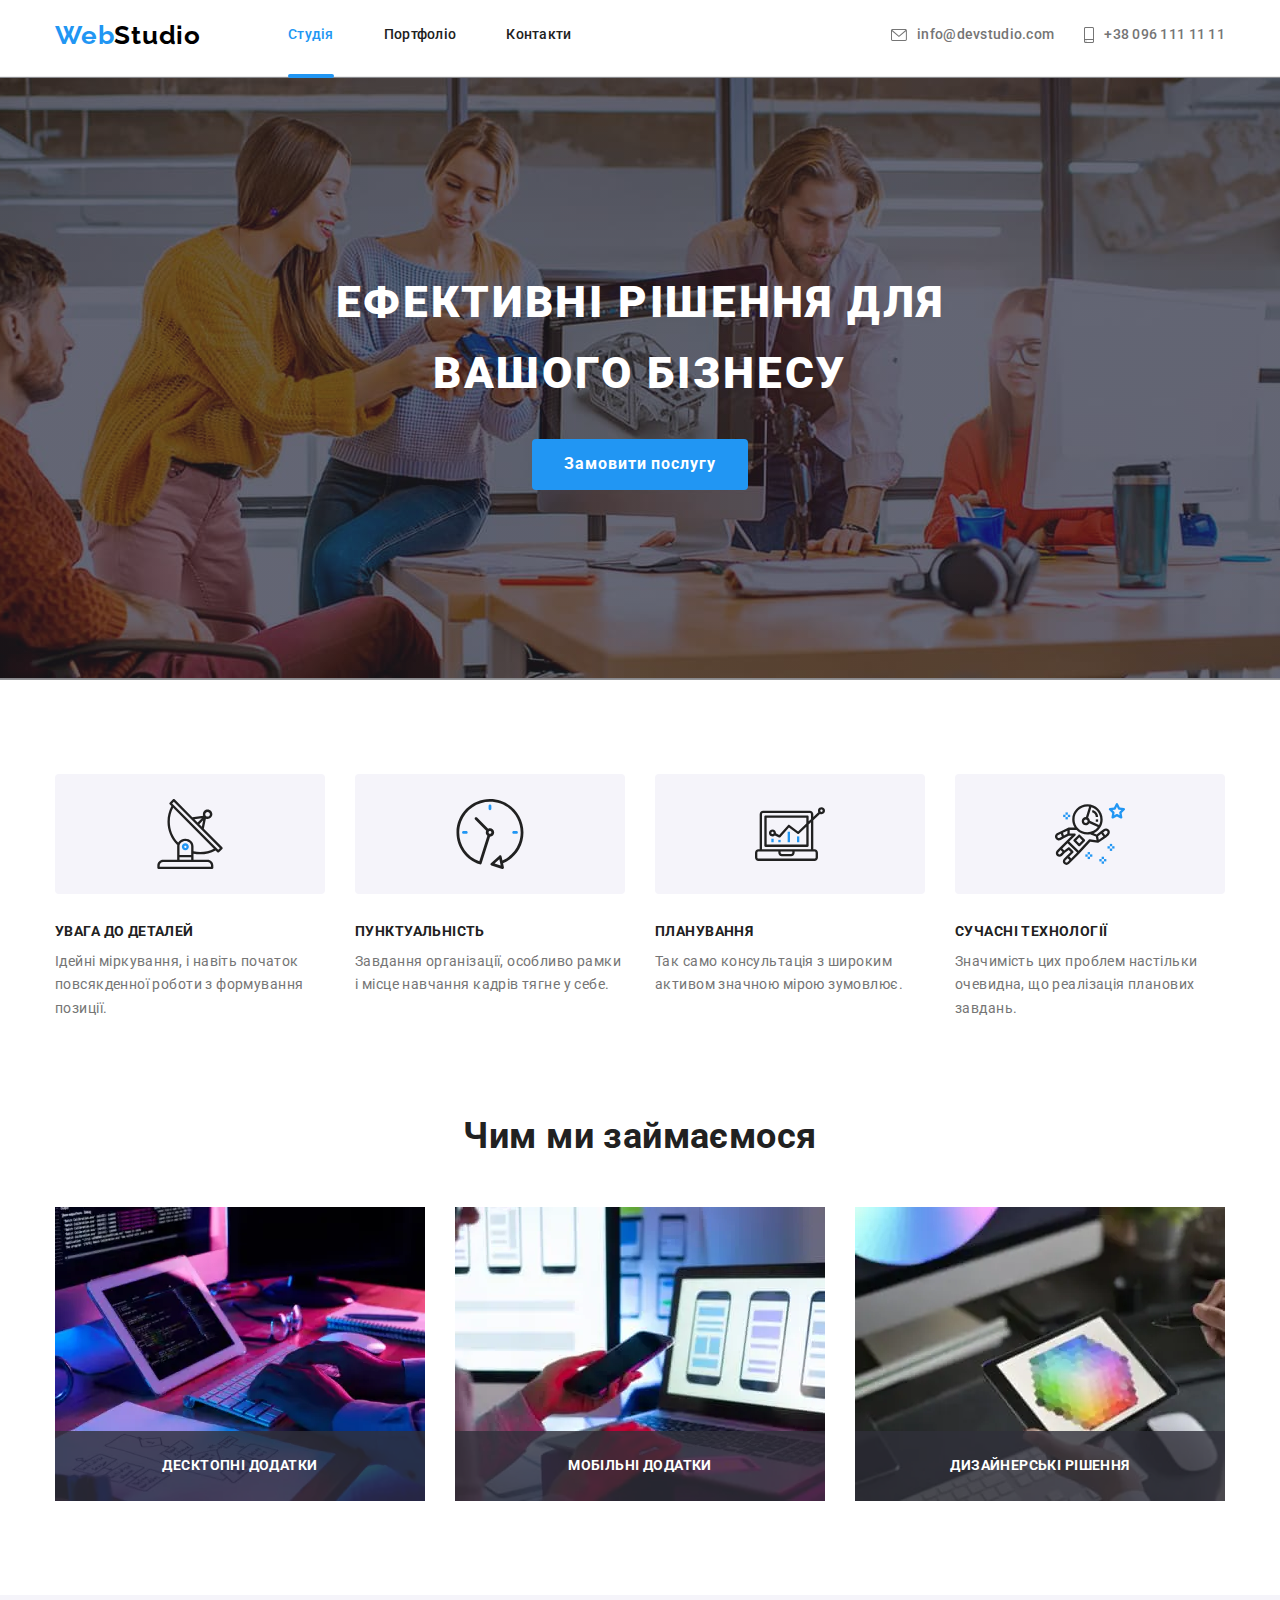
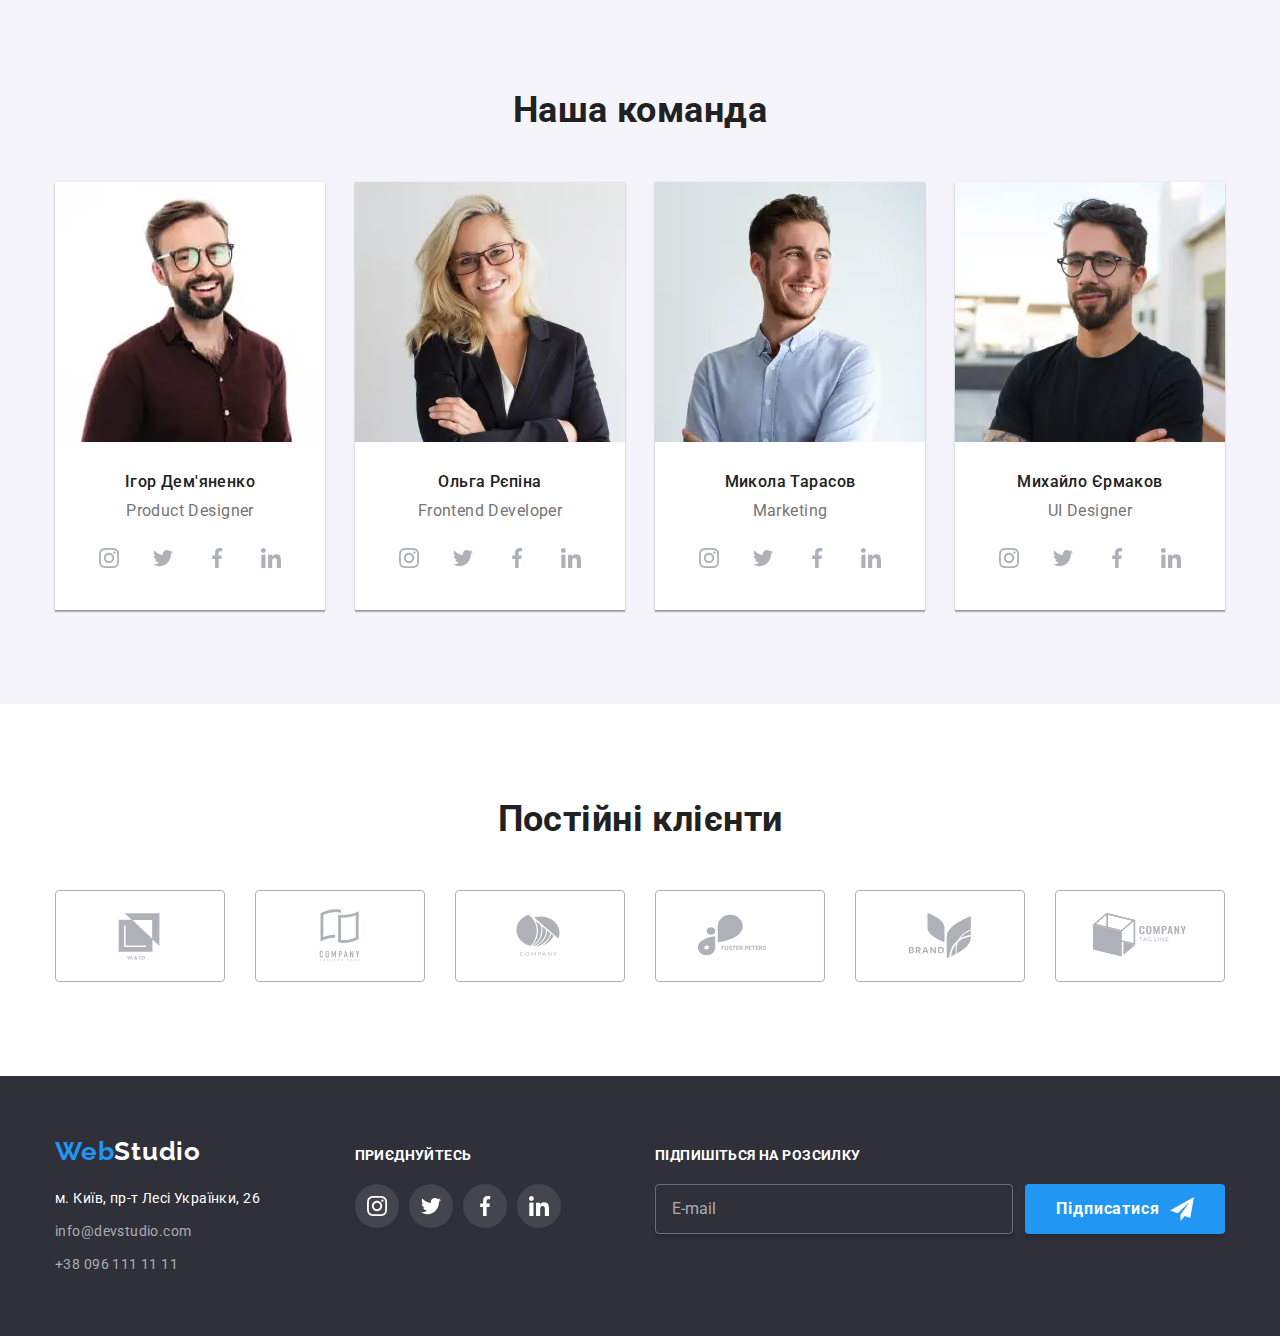
<file: index.html>
<!DOCTYPE html>
<html lang="uk">

<head>
    <meta charset="UTF-8" />
    <meta http-equiv="X-UA-Compatible" content="IE=edge" />
    <meta name="viewport" content="width=device-width, initial-scale=1.0" />
    <title>WebStudio</title>
    <link rel="preconnect" href="https://fonts.googleapis.com" />
    <link rel="preconnect" href="https://fonts.gstatic.com" crossorigin />
    <link
        href="https://fonts.googleapis.com/css2?family=Raleway:wght@700&family=Roboto:wght@400;500;700;900&display=swap"
        rel="stylesheet" />
    <link rel="stylesheet" href="https://cdn.jsdelivr.net/npm/modern-normalize@1.1.0/modern-normalize.min.css" />
    <link rel="stylesheet" href="./css/main.min.css">
</head>

<body>
    <header class="header">
        <div class="container header__container">
            <nav class="navigation">
                <a class="logotype logotype-header link" href="./index.html" lang="en">Web<span
                        class="logo-header">Studio</span></a>
                <ul class="menu list">
                    <li class="menu__item">
                        <a class="menu__link link menu__link_current" href="./index.html">Студія</a>
                    </li>
                    <li class="menu__item">
                        <a class="menu__link link" href="./portfolio.html">Портфоліо</a>
                    </li>
                    <li class="menu__item"><a class="menu__link link" href="#">Контакти</a></li>
                </ul>
            </nav>
            <button type="button" class="mobile-menu-btn" data-menu-open>
                <svg class="mobile-menu-btn__icon">
                    <use href="./images/sprite.svg#icon-menu"></use>
                </svg>

            </button>
            <ul class="menu-contact list">
                <li class="menu-contact__item">
                    <a class="menu-contact__link link" href="mailto:info@devstudio.com">
                        <svg class="menu-contact__icon" width="16px" height="12px">
                            <use href="./images/sprite.svg#icon-envelope"></use>
                        </svg>info@devstudio.com</a>
                </li>
                <li class="menu-contact__item">
                    <a class="menu-contact__link link" href="tel:+380961111111">
                        <svg class="menu-contact__icon" width="10px" height="16px">
                            <use href="./images/sprite.svg#icon-smartphone"></use>
                        </svg>+38 096 111 11 11</a>
                </li>
            </ul>
        </div>

        <div class="mobile-menu" data-menu>
            <div class="container mobile-menu__container">
                <button class="mobile-menu__close-btn" data-menu-close>
                    <svg class="mobile-menu__close-icon">
                        <use href="./images/sprite.svg#icon-modal-btn-close"></use>
                    </svg>

                </button>
                <ul class="mobile-menu__list list">
                    <li class="mobile-menu__item"><a class="mobile-menu__link link mobile-menu__link_current"
                            href="./index.html">Студія</a></li>
                    <li class="mobile-menu__item"><a class="mobile-menu__link link"
                            href="./portfolio.html">Портфоліо</a></li>
                    <li class="mobile-menu__item"><a class="mobile-menu__link link" href="#">Контакти</a></li>
                </ul>
                <ul class="mobile-menu-contact list">
                    <li class="mobile-menu-contact__item"><a class="mobile-menu-contact__tel-link link" href="">+38 096
                            111
                            11 11</a></li>
                    <li class="mobile-menu-contact__item"><a class="mobile-menu-contact__email-link link"
                            href="">info@devstudio.com</a></li>

                </ul>
                <ul class="mobile-menu-social list">
                    <li class="mobile-menu-social__item"><a class="mobile-menu-social__link link" href="">Instagram</a>
                    </li>
                    <li class="mobile-menu-social__item"><a class="mobile-menu-social__link link" href="">Twitter</a>
                    </li>
                    <li class="mobile-menu-social__item"><a class="mobile-menu-social__link link" href="">Facebook</a>
                    </li>
                    <li class="mobile-menu-social__item"><a class="mobile-menu-social__link link" href="">LinkedIn</a>
                    </li>

                </ul>

            </div>

        </div>

    </header>
    <main class="page-main">
        <section class="hero">
            <div class="container">
                <h1 class="hero__title">Ефективні рішення для вашого бізнесу</h1>
                <button class="main-btn" type="button" data-modal-open>Замовити послугу</button>
            </div>
        </section>
        <section class="benefits section">
            <div class="container">
                <h2 class="main-title visually-hidden">Наші особливості</h2>
                <ul class="benefits__list list">
                    <li class="benefits__item">
                        <div class="benefits__icon-wrap">
                            <svg class="benefits__icon" width="70px" height="70px">
                                <use href="./images/sprite.svg#icon-antenna"></use>
                            </svg>
                        </div>
                        <h3 class="benefits__title">Увага до деталей</h3>
                        <p class="benefits__text">
                            Ідейні міркування, і навіть початок повсякденної роботи з формування позиції.
                        </p>
                    </li>
                    <li class="benefits__item">
                        <div class="benefits__icon-wrap">
                            <svg class="benefits__icon" width="70px" height="70px">
                                <use href="./images/sprite.svg#icon-clock"></use>
                            </svg>
                        </div>
                        <h3 class="benefits__title">Пунктуальність</h3>
                        <p class="benefits__text">
                            Завдання організації, особливо рамки і місце навчання кадрів тягне у себе.
                        </p>
                    </li>
                    <li class="benefits__item">
                        <div class="benefits__icon-wrap">
                            <svg class="benefits__icon" width="70px" height="70px">
                                <use href="./images/sprite.svg#icon-diagram"></use>
                            </svg>
                        </div>
                        <h3 class="benefits__title">Планування</h3>
                        <p class="benefits__text">
                            Так само консультація з широким активом значною мірою зумовлює.
                        </p>
                    </li>
                    <li class="benefits__item">
                        <div class="benefits__icon-wrap">
                            <svg class="benefits__icon" width="70px" height="70px">
                                <use href="./images/sprite.svg#icon-astronaut"></use>
                            </svg>
                        </div>
                        <h3 class="benefits__title">Сучасні технології</h3>
                        <p class="benefits__text">
                            Значимість цих проблем настільки очевидна, що реалізація планових завдань.
                        </p>
                    </li>
                </ul>
            </div>
        </section>
        <section class="projects">
            <div class="container">
                <h2 class="projects__title main-title">Чим ми займаємося</h2>
                <ul class="projects__list list">
                    <li class="projects__item">
                        <picture>
                            <source
                                srcset="./images/projects/img-1-desktop.webp 1x, ./images/projects/img-1-desktop@2x.webp 2x"
                                media="(min-width: 1200px)" type="image/webp" />
                            <source
                                srcset="./images/projects/img-1-desktop.jpg 1x, ./images/projects/img-1-desktop@2x.jpg 2x"
                                media="(min-width: 1200px)" />
                            <img src="./images/img-1.jpg" alt="Робота за комп'ютером" />
                        </picture>
                        <p class="projects__over-text">Десктопні додатки</p>
                    </li>
                    <li class="projects__item">
                        <picture>
                            <source
                                srcset="./images/projects/img-2-desktop.webp 1x, ./images/projects/img-2-desktop@2x.webp 2x"
                                media="(min-width: 1200px)" type="image/webp" />
                            <source
                                srcset="./images/projects/img-2-desktop.jpg 1x, ./images/projects/img-2-desktop@2x.jpg 2x"
                                media="(min-width: 1200px)" />
                            <img src="./images/img-2.jpg" alt="Робота за ноутбуком" />
                        </picture>
                        <p class="projects__over-text">Мобільні додатки</p>
                    </li>
                    <li class="projects__item">
                        <picture>
                            <source
                                srcset="./images/projects/img-3-desktop.webp 1x, ./images/projects/img-3-desktop@2x.webp 2x"
                                media="(min-width: 1200px)" type="image/webp" />
                            <source
                                srcset="./images/projects/img-3-desktop.jpg 1x, ./images/projects/img-3-desktop@2x.jpg 2x"
                                media="(min-width: 1200px)" />
                            <img src="./images/img-3.jpg" alt="Робота на планшеті" />
                        </picture>
                        <p class="projects__over-text">Дизайнерські рішення</p>
                    </li>
                </ul>
            </div>
        </section>
        <section class="team section">
            <div class="container">
                <h2 class="team__title main-title">Наша команда</h2>
                <ul class="team-list list">
                    <li class="team-list__card">
                        <picture>
                            <source
                                srcset="./images/team/person-1-desktop.webp 1x, ./images/team/person-1-desktop@2x.webp 2x"
                                media="(min-width: 1200px)" type="image/webp" />
                            <source
                                srcset="./images/team/person-1-desktop.jpg 1x, ./images/team/person-1-desktop@2x.jpg 2x"
                                media="(min-width: 1200px)" />

                            <source
                                srcset="./images/team/person-1-tablet.webp 1x, ./images/team/person-1-tablet@2x.webp 2x"
                                media="(min-width: 768px)" type="image/webp" />
                            <source
                                srcset="./images/team/person-1-tablet.jpg 1x, ./images/team/person-1-tablet@2x.jpg 2x"
                                media="(min-width: 768px)" />

                            <source
                                srcset="./images/team/person-1-mobile.webp 1x, ./images/team/person-1-mobile@2x.webp 2x"
                                media="(max-width: 767px)" type="image/webp" />
                            <source
                                srcset="./images/team/person-1-mobile.jpg 1x, ./images/team/person-1-mobile@2x.jpg 2x"
                                media="(max-width: 767px)" />

                            <img class="team-list__img" src="./images/person-1.jpg" alt="Ігор Дем'яненко фото" />
                        </picture>
                        <div class="indent-card">
                            <h3 class="team-list__name">Ігор Дем'яненко</h3>
                            <p class="team-list__profession" lang="en">Product Designer</p>
                            <ul class="team-contact list">
                                <li class="team-contact__item">
                                    <a class="team-contact__link link" href="#">
                                        <svg class="team-contact__icon" width="20px" height="20px">
                                            <use href="./images/sprite.svg#icon-instagram"></use>
                                        </svg>
                                    </a>
                                </li>
                                <li class="team-contact__item">
                                    <a class="team-contact__link link" href="#">
                                        <svg class="team-contact__icon" width="20px" height="20px">
                                            <use href="./images/sprite.svg#icon-twitter"></use>
                                        </svg>
                                    </a>
                                </li>
                                <li class="team-contact__item">
                                    <a class="team-contact__link link" href="#">
                                        <svg class="team-contact__icon" width="20px" height="20px">
                                            <use href="./images/sprite.svg#icon-facebook"></use>
                                        </svg>
                                    </a>
                                </li>
                                <li class="team-contact__item">
                                    <a class="team-contact__link link" href="#">
                                        <svg class="team-contact__icon" width="20px" height="20px">
                                            <use href="./images/sprite.svg#icon-linkedin"></use>
                                        </svg>
                                    </a>
                                </li>
                            </ul>
                        </div>
                    </li>
                    <li class="team-list__card">
                        <picture>
                            <source
                                srcset="./images/team/person-2-desktop.webp 1x, ./images/team/person-2-desktop@2x.webp 2x"
                                media="(min-width: 1200px)" type="image/webp" />
                            <source
                                srcset="./images/team/person-2-desktop.jpg 1x, ./images/team/person-2-desktop@2x.jpg 2x"
                                media="(min-width: 1200px)" />

                            <source
                                srcset="./images/team/person-2-tablet.webp 1x, ./images/team/person-2-tablet@2x.webp 2x"
                                media="(min-width: 768px)" type="image/webp" />
                            <source
                                srcset="./images/team/person-2-tablet.jpg 1x, ./images/team/person-2-tablet@2x.jpg 2x"
                                media="(min-width: 768px)" />

                            <source
                                srcset="./images/team/person-2-mobile.webp 1x, ./images/team/person-2-mobile@2x.webp 2x"
                                media="(max-width: 767px)" type="image/webp" />
                            <source
                                srcset="./images/team/person-2-mobile.jpg 1x, ./images/team/person-2-mobile@2x.jpg 2x"
                                media="(max-width: 767px)" />

                            <img class="team-list__img" src="./images/person-2.jpg" alt="Ольга Рєпіна фото" />
                        </picture>
                        <div class="indent-card">
                            <h3 class="team-list__name">Ольга Рєпіна</h3>
                            <p class="team-list__profession" lang="en">Frontend Developer</p>
                            <ul class="team-contact list">
                                <li class="team-contact__item">
                                    <a class="team-contact__link link" href="#">
                                        <svg class="team-contact__icon" width="20px" height="20px">
                                            <use href="./images/sprite.svg#icon-instagram"></use>
                                        </svg>
                                    </a>
                                </li>
                                <li class="team-contact__item">
                                    <a class="team-contact__link link" href="#">
                                        <svg class="team-contact__icon" width="20px" height="20px">
                                            <use href="./images/sprite.svg#icon-twitter"></use>
                                        </svg>
                                    </a>
                                </li>
                                <li class="team-contact__item">
                                    <a class="team-contact__link link" href="#">
                                        <svg class="team-contact__icon" width="20px" height="20px">
                                            <use href="./images/sprite.svg#icon-facebook"></use>
                                        </svg>
                                    </a>
                                </li>
                                <li class="team-contact__item">
                                    <a class="team-contact__link link" href="#">
                                        <svg class="team-contact__icon" width="20px" height="20px">
                                            <use href="./images/sprite.svg#icon-linkedin"></use>
                                        </svg>
                                    </a>
                                </li>
                            </ul>
                        </div>
                    </li>
                    <li class="team-list__card">
                        <picture>
                            <source
                                srcset="./images/team/person-3-desktop.webp 1x, ./images/team/person-3-desktop@2x.webp 2x"
                                media="(min-width: 1200px)" type="image/webp" />
                            <source
                                srcset="./images/team/person-3-desktop.jpg 1x, ./images/team/person-3-desktop@2x.jpg 2x"
                                media="(min-width: 1200px)" />

                            <source
                                srcset="./images/team/person-3-tablet.webp 1x, ./images/team/person-3-tablet@2x.webp 2x"
                                media="(min-width: 768px)" type="image/webp" />
                            <source
                                srcset="./images/team/person-3-tablet.jpg 1x, ./images/team/person-3-tablet@2x.jpg 2x"
                                media="(min-width: 768px)" />

                            <source
                                srcset="./images/team/person-3-mobile.webp 1x, ./images/team/person-3-mobile@2x.webp 2x"
                                media="(max-width: 767px)" type="image/webp" />
                            <source
                                srcset="./images/team/person-3-mobile.jpg 1x, ./images/team/person-3-mobile@2x.jpg 2x"
                                media="(max-width: 767px)" />

                            <img class="team-list__img" src=" ./images/person-3.jpg" alt="Микола Тарасов фото" />
                        </picture>
                        <div class="indent-card">
                            <h3 class="team-list__name">Микола Тарасов</h3>
                            <p class="team-list__profession" lang="en">Marketing</p>
                            <ul class="team-contact list">
                                <li class="team-contact__item">
                                    <a class="team-contact__link link" href="#">
                                        <svg class="team-contact__icon" width="20px" height="20px">
                                            <use href="./images/sprite.svg#icon-instagram"></use>
                                        </svg>
                                    </a>
                                </li>
                                <li class="team-contact__item">
                                    <a class="team-contact__link link" href="#">
                                        <svg class="team-contact__icon" width="20px" height="20px">
                                            <use href="./images/sprite.svg#icon-twitter"></use>
                                        </svg>
                                    </a>
                                </li>
                                <li class="team-contact__item">
                                    <a class="team-contact__link link" href="#">
                                        <svg class="team-contact__icon" width="20px" height="20px">
                                            <use href="./images/sprite.svg#icon-facebook"></use>
                                        </svg>
                                    </a>
                                </li>
                                <li class="team-contact__item">
                                    <a class="team-contact__link link" href="#">
                                        <svg class="team-contact__icon" width="20px" height="20px">
                                            <use href="./images/sprite.svg#icon-linkedin"></use>
                                        </svg>
                                    </a>
                                </li>
                            </ul>
                        </div>
                    </li>
                    <li class="team-list__card">
                        <picture>
                            <source
                                srcset="./images/team/person-4-desktop.webp 1x, ./images/team/person-4-desktop@2x.webp 2x"
                                media="(min-width: 1200px)" type="image/webp" />
                            <source
                                srcset="./images/team/person-4-desktop.jpg 1x, ./images/team/person-4-desktop@2x.jpg 2x"
                                media="(min-width: 1200px)" />

                            <source
                                srcset="./images/team/person-4-tablet.webp 1x, ./images/team/person-4-tablet@2x.webp 2x"
                                media="(min-width: 768px)" type="image/webp" />
                            <source
                                srcset="./images/team/person-4-tablet.jpg 1x, ./images/team/person-4-tablet@2x.jpg 2x"
                                media="(min-width: 768px)" />

                            <source
                                srcset="./images/team/person-4-mobile.webp 1x, ./images/team/person-4-mobile@2x.webp 2x"
                                media="(max-width: 767px)" type="image/webp" />
                            <source
                                srcset="./images/team/person-4-mobile.jpg 1x, ./images/team/person-4-mobile@2x.jpg 2x"
                                media="(max-width: 767px)" />

                            <img class="team-list__img" src=" ./images/person-4.jpg" alt="Михайло Єрмаков фото" />
                        </picture>
                        <div class="indent-card">
                            <h3 class="team-list__name">Михайло Єрмаков</h3>
                            <p class="team-list__profession" lang="en">UI Designer</p>
                            <ul class="team-contact list">
                                <li class="team-contact__item">
                                    <a class="team-contact__link link" href="#">
                                        <svg class="team-contact__icon" width="20px" height="20px">
                                            <use href="./images/sprite.svg#icon-instagram"></use>
                                        </svg>
                                    </a>
                                </li>
                                <li class="team-contact__item">
                                    <a class="team-contact__link link" href="#">
                                        <svg class="team-contact__icon" width="20px" height="20px">
                                            <use href="./images/sprite.svg#icon-twitter"></use>
                                        </svg>
                                    </a>
                                </li>
                                <li class="team-contact__item">
                                    <a class="team-contact__link link" href="#">
                                        <svg class="team-contact__icon" width="20px" height="20px">
                                            <use href="./images/sprite.svg#icon-facebook"></use>
                                        </svg>
                                    </a>
                                </li>
                                <li class="team-contact__item">
                                    <a class="team-contact__link link" href="#">
                                        <svg class="team-contact__icon" width="20px" height="20px">
                                            <use href="./images/sprite.svg#icon-linkedin"></use>
                                        </svg>
                                    </a>
                                </li>
                            </ul>
                        </div>
                    </li>
                </ul>
            </div>
        </section>
        <section class="clients section">
            <div class="container">
                <h2 class="clients__title main-title">Постійні клієнти</h2>
                <ul class="clients-list list">
                    <li class="clients-list__item">
                        <a class="clients-list__link link" href="">
                            <svg width="106px" height="60px">
                                <use href="./images/sprite.svg#icon-logo1"></use>
                            </svg>
                        </a>
                    </li>
                    <li class="clients-list__item">
                        <a class="clients-list__link link" href="">
                            <svg width="106px" height="60px">
                                <use href="./images/sprite.svg#icon-logo2"></use>
                            </svg>
                        </a>
                    </li>
                    <li class="clients-list__item">
                        <a class="clients-list__link link" href="">
                            <svg width="106px" height="60px">
                                <use href="./images/sprite.svg#icon-logo3"></use>
                            </svg>
                        </a>
                    </li>
                    <li class="clients-list__item">
                        <a class="clients-list__link link" href="">
                            <svg width="106px" height="60px">
                                <use href="./images/sprite.svg#icon-logo4"></use>
                            </svg>
                        </a>
                    </li>
                    <li class="clients-list__item">
                        <a class="clients-list__link link" href="">
                            <svg width="106px" height="60px">
                                <use href="./images/sprite.svg#icon-logo5"></use>
                            </svg>
                        </a>
                    </li>
                    <li class="clients-list__item">
                        <a class="clients-list__link link" href="">
                            <svg width="106px" height="60px">
                                <use href="./images/sprite.svg#icon-logo6"></use>
                            </svg>
                        </a>
                    </li>
                </ul>
            </div>
        </section>
    </main>
    <footer class="footer">
        <div class="container footer-wrap">
            <div class="footer-wrap__right">
                <a class="logotype link logo-link-footer" href="./index.html" lang="en">Web<span
                        class="logo-footer">Studio</span></a>
                <address class="address">
                    <ul class="address-list list">
                        <li class="address__item">
                            <a class="address__link link" href="https://goo.gl/maps/DQUVDp7Fr1gkrE9Y7" target="_blank"
                                rel="noopener noreferrer nofollow">м. Київ, пр-т Лесі Українки, 26</a>
                        </li>
                        <li class="address__item">
                            <a class="address__info link" href="mailto:info@devstudio.com">info@devstudio.com</a>
                        </li>
                        <li class="address__item">
                            <a class="address__info link" href="tel:+380961111111">+38 096 111 11 11</a>
                        </li>
                    </ul>
                </address>
            </div>
            <div class="contacts-wrap">
                <p class="footer-text">Приєднуйтесь</p>

                <ul class="footer-contacts list">
                    <li class="footer-contacts__item">
                        <a class="footer-contacts__link link" href="#">
                            <svg class="footer-contacts__icon" width="20px" height="20px">
                                <use href="./images/sprite.svg#icon-instagram"></use>
                            </svg>
                        </a>
                    </li>
                    <li class="footer-contacts__item">
                        <a class="footer-contacts__link link" href="#">
                            <svg class="footer-contacts__icon" width="20px" height="20px">
                                <use href="./images/sprite.svg#icon-twitter"></use>
                            </svg>
                        </a>
                    </li>
                    <li class="footer-contacts__item">
                        <a class="footer-contacts__link link" href="#">
                            <svg class="footer-contacts__icon" width="20px" height="20px">
                                <use href="./images/sprite.svg#icon-facebook"></use>
                            </svg>
                        </a>
                    </li>
                    <li class="footer-contacts__item">
                        <a class="footer-contacts__link link" href="#">
                            <svg class="footer-contacts__icon" width="20px" height="20px">
                                <use href="./images/sprite.svg#icon-linkedin"></use>
                            </svg>
                        </a>
                    </li>
                </ul>
            </div>

            <div class="sign-up">
                <p class="sign-up__text">Підпишіться на розсилку</p>
                <form class="sign-up-form">
                    <label for="" class="sign-up-form__label">
                        <input type="email" class="sign-up-form__input" placeholder="E-mail" name="email" required />
                    </label>
                    <button type="submit" class="sign-up-form__btn main-btn">
                        Підписатися
                        <svg class="sign-up-form__img" width="24px" height="24px">
                            <use href="./images/sprite.svg#icon-send"></use>
                        </svg>
                    </button>
                </form>
            </div>
        </div>
    </footer>
    <div class="backdrop is-hidden" data-modal>
        <div class="modal">
            <button type="button" class="modal-btn-close" data-modal-close>
                <svg class="modal-btn-close__icon" width="18px" height="18px">
                    <use href="./images/sprite.svg#icon-modal-btn-close"></use>
                </svg>
            </button>
            <p class="modal__title">Залиште свої дані, ми вам передзвонимо</p>
            <form class="modal-form" action="">
                <label class="modal-form__label">
                    <span class="modal-form__name">Ім'я</span>
                    <span class="modal-wrap">
                        <input type="text" class="modal-form__input" name="name" required />
                        <svg class="modal-form__icon" width="18px" height="18px">
                            <use href="./images/sprite.svg#icon-person"></use>
                        </svg>
                    </span>
                </label>
                <label class="modal-form__label">
                    <span class="modal-form__name">Телефон</span>
                    <span class="modal-wrap">
                        <input type="tel" class="modal-form__input" name="phone-number" required />
                        <svg class="modal-form__icon" width="18px" height="18px">
                            <use href="./images/sprite.svg#icon-phone"></use>
                        </svg>
                    </span>
                </label>
                <label class="modal-form__label">
                    <span class="modal-form__name">Пошта</span>
                    <span class="modal-wrap">
                        <input type="email" class="modal-form__input" name="email" required />
                        <svg class="modal-form__icon" width="18px" height="18px">
                            <use href="./images/sprite.svg#icon-email"></use>
                        </svg>
                    </span>
                </label>
                <label class="modal-form__label">
                    <span class="modal-form__name">Коментар</span>
                    <textarea placeholder="Введіть текст" class="modal-form__comment" name="comment"></textarea>
                </label>

                <label class="policy">
                    <input class="policy__checkbox visually-hidden" type="checkbox" name="policy" required />
                    <span class="policy__icon"></span>
                    <span class="policy__text">Погоджуюся з розсилкою та приймаю&nbsp</span>
                    <a class="policy__link link" href="#">Умови договору</a>
                </label>
                <button type="submit" class="modal-form__btn main-btn">Відправити</button>
            </form>
        </div>
    </div>
    <script src="./js/menu.js"></script>
    <script src="./js/modal.js"></script>

</body>

</html>
</file>
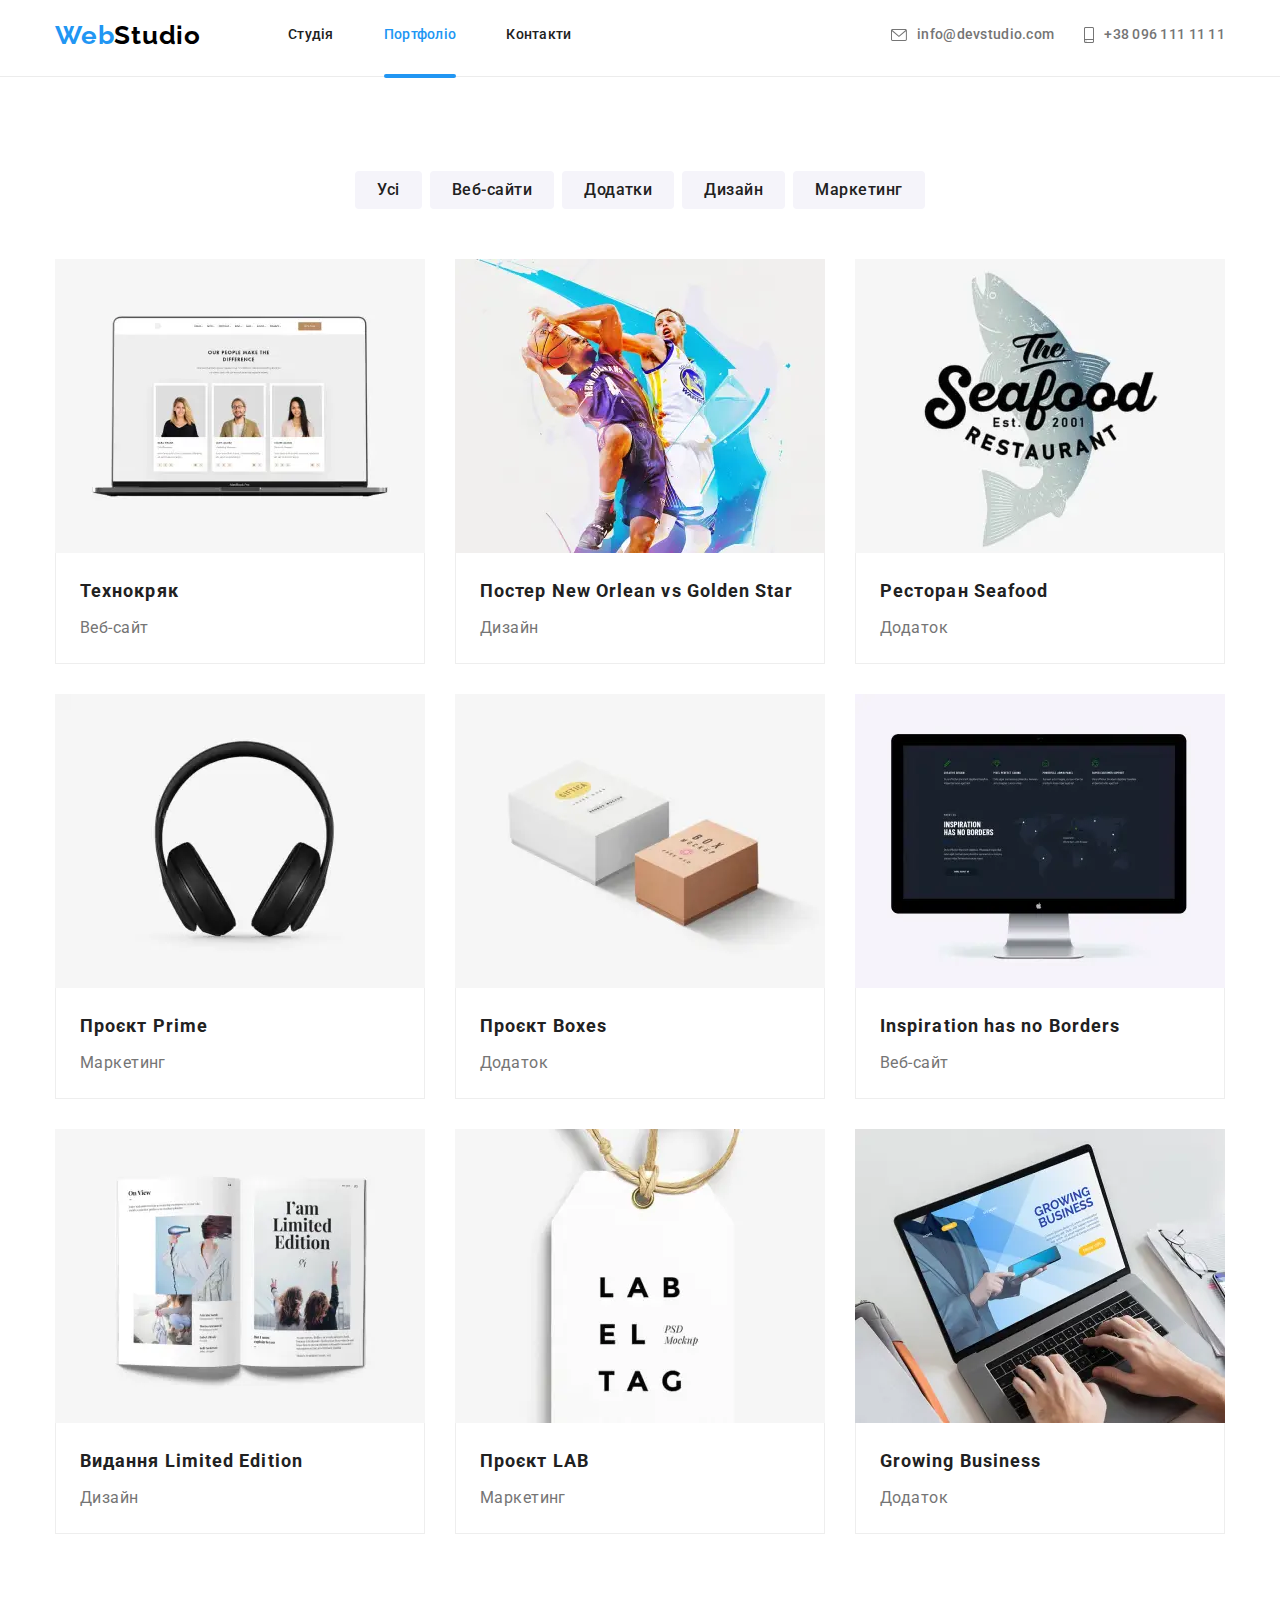
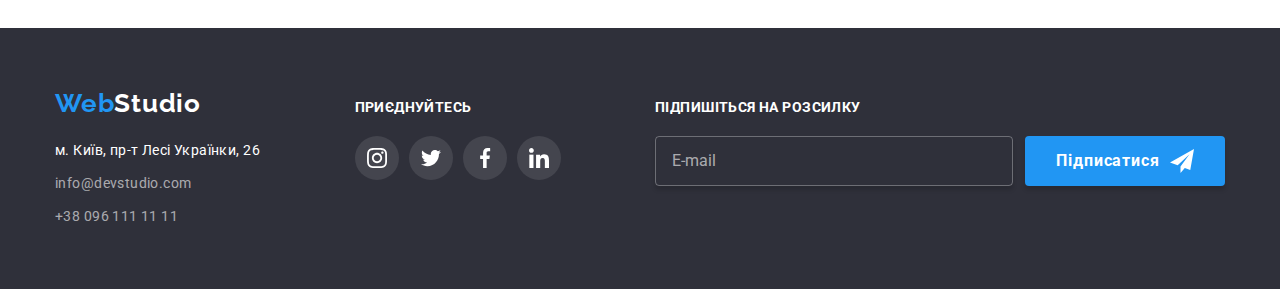
<file: portfolio.html>
<!DOCTYPE html>
<html lang="uk">

<head>
    <meta charset="UTF-8" />
    <meta http-equiv="X-UA-Compatible" content="IE=edge" />
    <meta name="viewport" content="width=device-width, initial-scale=1.0" />
    <title>Portfolio</title>
    <link rel="preconnect" href="https://fonts.googleapis.com" />
    <link rel="preconnect" href="https://fonts.gstatic.com" crossorigin />
    <link
        href="https://fonts.googleapis.com/css2?family=Raleway:wght@700&family=Roboto:wght@400;500;700;900&display=swap"
        rel="stylesheet" />
    <link rel="stylesheet" href="https://cdn.jsdelivr.net/npm/modern-normalize@1.1.0/modern-normalize.min.css" />
    <link rel="stylesheet" href="./css/main.min.css">
</head>

<body>
    <header class="header">
        <div class="container header__container">
            <nav class="navigation">
                <a class="logotype logotype-header link" href="./index.html" lang="en">Web<span
                        class="logo-header">Studio</span></a>
                <ul class="menu list">
                    <li class="menu__item">
                        <a class="menu__link link" href="./index.html">Студія</a>
                    </li>
                    <li class="menu__item">
                        <a class="menu__link link menu__link_current" href="./portfolio.html">Портфоліо</a>
                    </li>
                    <li class="menu__item"><a class="menu__link link" href="#">Контакти</a></li>
                </ul>
            </nav>
            <button type="button" class="mobile-menu-btn" data-menu-open>
                <svg class="mobile-menu-btn__icon">
                    <use href="./images/sprite.svg#icon-menu"></use>
                </svg>

            </button>
            <ul class="menu-contact list">
                <li class="menu-contact__item">
                    <a class="menu-contact__link link" href="mailto:info@devstudio.com">
                        <svg class="menu-contact__icon" width="16px" height="12px">
                            <use href="./images/sprite.svg#icon-envelope"></use>
                        </svg>info@devstudio.com</a>
                </li>
                <li class="menu-contact__item">
                    <a class="menu-contact__link link" href="tel:+380961111111">
                        <svg class="menu-contact__icon" width="10px" height="16px">
                            <use href="./images/sprite.svg#icon-smartphone"></use>
                        </svg>+38 096 111 11 11</a>
                </li>
            </ul>
        </div>
        <div class="mobile-menu" data-menu>
            <div class="container mobile-menu__container">
                <button class="mobile-menu__close-btn" data-menu-close>
                    <svg class="mobile-menu__close-icon">
                        <use href="./images/sprite.svg#icon-modal-btn-close"></use>
                    </svg>

                </button>
                <ul class="mobile-menu__list list">
                    <li class="mobile-menu__item"><a class="mobile-menu__link link" href="./index.html">Студія</a></li>
                    <li class="mobile-menu__item"><a class="mobile-menu__link link mobile-menu__link_current"
                            href="./portfolio.html">Портфоліо</a></li>
                    <li class="mobile-menu__item"><a class="mobile-menu__link link" href="#">Контакти</a></li>
                </ul>
                <ul class="mobile-menu-contact list">
                    <li class="mobile-menu-contact__item"><a class="mobile-menu-contact__tel-link link" href="">+38 096
                            111
                            11 11</a></li>
                    <li class="mobile-menu-contact__item"><a class="mobile-menu-contact__email-link link"
                            href="">info@devstudio.com</a></li>

                </ul>
                <ul class="mobile-menu-social list">
                    <li class="mobile-menu-social__item"><a class="mobile-menu-social__link link" href="">Instagram</a>
                    </li>
                    <li class="mobile-menu-social__item"><a class="mobile-menu-social__link link" href="">Twitter</a>
                    </li>
                    <li class="mobile-menu-social__item"><a class="mobile-menu-social__link link" href="">Facebook</a>
                    </li>
                    <li class="mobile-menu-social__item"><a class="mobile-menu-social__link link" href="">LinkedIn</a>
                    </li>

                </ul>

            </div>

        </div>
    </header>

    <main class="portfolio">
        <section class="filter section">
            <div class="container">
                <h1 class="visually-hidden">Наші послуги</h1>
                <ul class="portfolio-filter list">
                    <li class="portfolio-filter__item"><button class="portfolio-filter__btn" type="button">Усі</button>
                    </li>
                    <li class="portfolio-filter__item">
                        <button class="portfolio-filter__btn" type="button">Веб-сайти</button>
                    </li>
                    <li class="portfolio-filter__item"><button class="portfolio-filter__btn"
                            type="button">Додатки</button></li>
                    <li class="portfolio-filter__item"><button class="portfolio-filter__btn"
                            type="button">Дизайн</button></li>
                    <li class="portfolio-filter__item">
                        <button class="portfolio-filter__btn" type="button">Маркетинг</button>
                    </li>
                </ul>
                <ul class="service-card list">
                    <li class="service-card__item">
                        <a class="service-card__link link" href="#">
                            <div class="service-wrap">
                                <picture>
                                    <source
                                        srcset="./images/portfolio/laptop-desktop.webp 1x, ./images/portfolio/laptop-desktop@2x.webp 2x"
                                        media="(min-width: 1200px)" type="image/webp" />
                                    <source
                                        srcset="./images/portfolio/laptop-desktop.jpg 1x, ./images/portfolio/laptop-desktop@2x.jpg 2x"
                                        media="(min-width: 1200px)" />

                                    <source
                                        srcset="./images/portfolio/laptop-tablet.webp 1x, ./images/portfolio/laptop-tablet@2x.webp 2x"
                                        media="(min-width: 768px)" type="image/webp" />
                                    <source
                                        srcset="./images/portfolio/laptop-tablet.jpg 1x, ./images/portfolio/laptop-tablet@2x.jpg 2x"
                                        media="(min-width: 768px)" />

                                    <source
                                        srcset="./images/portfolio/laptop-mobile.webp 1x, ./images/portfolio/laptop-mobile@2x.webp 2x"
                                        media="(max-width: 767px)" type="image/webp" />
                                    <source
                                        srcset="./images/portfolio/laptop-mobile.jpg 1x, ./images/portfolio/laptop-mobile@2x.jpg 2x"
                                        media="(max-width: 767px)" />

                                    <img class="service-card__img" src="./images/laptop.jpg"
                                        alt="Ноутбук з веб-сайтом" />
                                </picture>
                                <p class="service-card__overlay">Ресурс пропонує комплексні пропозиції з різним рівнем
                                    функціоналу та сервісів. Все це дозволить відвідувачу отримати
                                    вичерпні відомості про компанію чи приватну особу.</p>
                            </div>
                            <div class="indent-service-card">
                                <h2 class="service-card__title">Технокряк</h2>
                                <p class="service-card__text">Веб-сайт</p>
                            </div>
                        </a>
                    </li>
                    <li class="service-card__item">
                        <a class="service-card__link link" href="#">
                            <div class="service-wrap">
                                <picture>
                                    <source
                                        srcset="./images/portfolio/design-desktop.webp 1x, ./images/portfolio/design-desktop@2x.webp 2x"
                                        media="(min-width: 1200px)" type="image/webp" />
                                    <source
                                        srcset="./images/portfolio/design-desktop.jpg 1x, ./images/portfolio/design-desktop@2x.jpg 2x"
                                        media="(min-width: 1200px)" />

                                    <source
                                        srcset="./images/portfolio/design-tablet.webp 1x, ./images/portfolio/design-tablet@2x.webp 2x"
                                        media="(min-width: 768px)" type="image/webp" />
                                    <source
                                        srcset="./images/portfolio/design-tablet.jpg 1x, ./images/portfolio/design-tablet@2x.jpg 2x"
                                        media="(min-width: 768px)" />

                                    <source
                                        srcset="./images/portfolio/design-mobile.webp 1x, ./images/portfolio/design-mobile@2x.webp 2x"
                                        media="(max-width: 767px)" type="image/webp" />
                                    <source
                                        srcset="./images/portfolio/design-mobile.jpg 1x, ./images/portfolio/design-mobile@2x.jpg 2x"
                                        media="(max-width: 767px)" />

                                    <img class="service-card__img" src="./images/design.jpg"
                                        alt="Двоє чоловіків грають у баскетбол" />
                                </picture>
                                <p class="service-card__overlay">Ресурс пропонує комплексні пропозиції з різним рівнем
                                    функціоналу та сервісів. Все це дозволить відвідувачу отримати
                                    вичерпні відомості про компанію чи приватну особу.</p>
                            </div>
                            <div class="indent-service-card">
                                <h2 class="service-card__title">
                                    Постер <span lang="en">New Orlean vs Golden Star</span>
                                </h2>
                                <p class="service-card__text">Дизайн</p>
                            </div>
                        </a>
                    </li>
                    <li class="service-card__item">
                        <a class="service-card__link link" href="#">
                            <div class="service-wrap">
                                <picture>
                                    <source
                                        srcset="./images/portfolio/app-desktop.webp 1x, ./images/portfolio/app-desktop@2x.webp 2x"
                                        media="(min-width: 1200px)" type="image/webp" />
                                    <source
                                        srcset="./images/portfolio/app-desktop.jpg 1x, ./images/portfolio/app-desktop@2x.jpg 2x"
                                        media="(min-width: 1200px)" />

                                    <source
                                        srcset="./images/portfolio/app-tablet.webp 1x, ./images/portfolio/app-tablet@2x.webp 2x"
                                        media="(min-width: 768px)" type="image/webp" />
                                    <source
                                        srcset="./images/portfolio/app-tablet.jpg 1x, ./images/portfolio/app-tablet@2x.jpg 2x"
                                        media="(min-width: 768px)" />

                                    <source
                                        srcset="./images/portfolio/app-mobile.webp 1x, ./images/portfolio/app-mobile@2x.webp 2x"
                                        media="(max-width: 767px)" type="image/webp" />
                                    <source
                                        srcset="./images/portfolio/app-mobile.jpg 1x, ./images/portfolio/app-mobile@2x.jpg 2x"
                                        media="(max-width: 767px)" />

                                    <img class="service-card__img" src="./images/app.jpg" alt="Логотип ресторану" />
                                </picture>
                                <p class="service-card__overlay">Ресурс пропонує комплексні пропозиції з різним рівнем
                                    функціоналу та сервісів. Все це дозволить відвідувачу отримати
                                    вичерпні відомості про компанію чи приватну особу.</p>
                            </div>
                            <div class="indent-service-card">
                                <h2 class="service-card__title">Ресторан <span lang="en">Seafood</span></h2>
                                <p class="service-card__text">Додаток</p>
                            </div>
                        </a>
                    </li>
                    <li class="service-card__item">
                        <a class="service-card__link link" href="#">
                            <div class="service-wrap">
                                <picture>
                                    <source
                                        srcset="./images/portfolio/marketing-desktop.webp 1x, ./images/portfolio/marketing-desktop@2x.webp 2x"
                                        media="(min-width: 1200px)" type="image/webp" />
                                    <source
                                        srcset="./images/portfolio/marketing-desktop.jpg 1x, ./images/portfolio/marketing-desktop@2x.jpg 2x"
                                        media="(min-width: 1200px)" />

                                    <source
                                        srcset="./images/portfolio/marketing-tablet.webp 1x, ./images/portfolio/marketing-tablet@2x.webp 2x"
                                        media="(min-width: 768px)" type="image/webp" />
                                    <source
                                        srcset="./images/portfolio/marketing-tablet.jpg 1x, ./images/portfolio/marketing-tablet@2x.jpg 2x"
                                        media="(min-width: 768px)" />

                                    <source
                                        srcset="./images/portfolio/marketing-mobile.webp 1x, ./images/portfolio/marketing-mobile@2x.webp 2x"
                                        media="(max-width: 767px)" type="image/webp" />
                                    <source
                                        srcset="./images/portfolio/marketing-mobile.jpg 1x, ./images/portfolio/marketing-mobile@2x.jpg 2x"
                                        media="(max-width: 767px)" />
                                    <img class="service-card__img" src="./images/marketing.jpg" alt="Навушники" />
                                </picture>
                                <p class="service-card__overlay">Ресурс пропонує комплексні пропозиції з різним рівнем
                                    функціоналу та сервісів. Все це дозволить відвідувачу отримати
                                    вичерпні відомості про компанію чи приватну особу.</p>
                            </div>
                            <div class="indent-service-card">
                                <h2 class="service-card__title">Проєкт <span lang="en">Prime</span></h2>
                                <p class="service-card__text">Маркетинг</p>
                            </div>
                        </a>
                    </li>
                    <li class="service-card__item">
                        <a class="service-card__link link" href="#">
                            <div class="service-wrap">
                                <picture>
                                    <source
                                        srcset="./images/portfolio/block-desktop.webp 1x, ./images/portfolio/block-desktop@2x.webp 2x"
                                        media="(min-width: 1200px)" type="image/webp" />
                                    <source
                                        srcset="./images/portfolio/block-desktop.jpg 1x, ./images/portfolio/block-desktop@2x.jpg 2x"
                                        media="(min-width: 1200px)" />

                                    <source
                                        srcset="./images/portfolio/block-tablet.webp 1x, ./images/portfolio/block-tablet@2x.webp 2x"
                                        media="(min-width: 768px)" type="image/webp" />
                                    <source
                                        srcset="./images/portfolio/block-tablet.jpg 1x, ./images/portfolio/block-tablet@2x.jpg 2x"
                                        media="(min-width: 768px)" />

                                    <source
                                        srcset="./images/portfolio/block-mobile.webp 1x, ./images/portfolio/block-mobile@2x.webp 2x"
                                        media="(max-width: 767px)" type="image/webp" />
                                    <source
                                        srcset="./images/portfolio/block-mobile.jpg 1x, ./images/portfolio/block-mobile@2x.jpg 2x"
                                        media="(max-width: 767px)" />

                                    <img class="service-card__img" src="./images/block.jpg" alt="Дві коробки" />
                                </picture>
                                <p class="service-card__overlay">Ресурс пропонує комплексні пропозиції з різним рівнем
                                    функціоналу та сервісів. Все це дозволить відвідувачу отримати
                                    вичерпні відомості про компанію чи приватну особу.</p>
                            </div>
                            <div class="indent-service-card">
                                <h2 class="service-card__title">Проєкт <span lang="en">Boxes</span></h2>
                                <p class="service-card__text">Додаток</p>
                            </div>
                        </a>
                    </li>
                    <li class="service-card__item">
                        <a class="service-card__link link" href="#">
                            <div class="service-wrap">
                                <picture>
                                    <source
                                        srcset="./images/portfolio/computer-desktop.webp 1x, ./images/portfolio/computer-desktop@2x.webp 2x"
                                        media="(min-width: 1200px)" type="image/webp" />
                                    <source
                                        srcset="./images/portfolio/computer-desktop.jpg 1x, ./images/portfolio/computer-desktop@2x.jpg 2x"
                                        media="(min-width: 1200px)" />

                                    <source
                                        srcset="./images/portfolio/computer-tablet.webp 1x, ./images/portfolio/computer-tablet@2x.webp 2x"
                                        media="(min-width: 768px)" type="image/webp" />
                                    <source
                                        srcset="./images/portfolio/computer-tablet.jpg 1x, ./images/portfolio/computer-tablet@2x.jpg 2x"
                                        media="(min-width: 768px)" />

                                    <source
                                        srcset="./images/portfolio/computer-mobile.webp 1x, ./images/portfolio/computer-mobile@2x.webp 2x"
                                        media="(max-width: 767px)" type="image/webp" />
                                    <source
                                        srcset="./images/portfolio/computer-mobile.jpg 1x, ./images/portfolio/computer-mobile@2x.jpg 2x"
                                        media="(max-width: 767px)" />

                                    <img class="service-card__img" src="./images/computer.jpg"
                                        alt="Комп'ютер з веб-сайтом" />
                                </picture>
                                <p class="service-card__overlay">Ресурс пропонує комплексні пропозиції з різним рівнем
                                    функціоналу та сервісів. Все це дозволить відвідувачу отримати
                                    вичерпні відомості про компанію чи приватну особу.</p>
                            </div>
                            <div class="indent-service-card">
                                <h2 class="service-card__title" lang="en">Inspiration has no Borders</h2>
                                <p class="service-card__text">Веб-сайт</p>
                            </div>
                        </a>
                    </li>
                    <li class="service-card__item">
                        <a class="service-card__link link" href="#">
                            <div class="service-wrap">
                                <picture>
                                    <source
                                        srcset="./images/portfolio/book-desktop.webp 1x, ./images/portfolio/book-desktop@2x.webp 2x"
                                        media="(min-width: 1200px)" type="image/webp" />
                                    <source
                                        srcset="./images/portfolio/book-desktop.jpg 1x, ./images/portfolio/book-desktop@2x.jpg 2x"
                                        media="(min-width: 1200px)" />

                                    <source
                                        srcset="./images/portfolio/book-tablet.webp 1x, ./images/portfolio/book-tablet@2x.webp 2x"
                                        media="(min-width: 768px)" type="image/webp" />
                                    <source
                                        srcset="./images/portfolio/book-tablet.jpg 1x, ./images/portfolio/book-tablet@2x.jpg 2x"
                                        media="(min-width: 768px)" />

                                    <source
                                        srcset="./images/portfolio/book-mobile.webp 1x, ./images/portfolio/book-mobile@2x.webp 2x"
                                        media="(max-width: 767px)" type="image/webp" />
                                    <source
                                        srcset="./images/portfolio/book-mobile.jpg 1x, ./images/portfolio/book-mobile@2x.jpg 2x"
                                        media="(max-width: 767px)" />

                                    <img class="service-card__img" src="./images/book.jpg" alt="Відкрита книга" />
                                </picture>
                                <p class="service-card__overlay">Ресурс пропонує комплексні пропозиції з різним рівнем
                                    функціоналу та сервісів. Все це дозволить відвідувачу отримати
                                    вичерпні відомості про компанію чи приватну особу.</p>
                            </div>
                            <div class="indent-service-card">
                                <h2 class="service-card__title">Видання <span lang="en">Limited Edition</span></h2>
                                <p class="service-card__text">Дизайн</p>
                            </div>
                        </a>
                    </li>
                    <li class="service-card__item">
                        <a class="service-card__link link" href="#">
                            <div class="service-wrap">
                                <picture>
                                    <source
                                        srcset="./images/portfolio/label-desktop.webp 1x, ./images/portfolio/label-desktop@2x.webp 2x"
                                        media="(min-width: 1200px)" type="image/webp" />
                                    <source
                                        srcset="./images/portfolio/label-desktop.jpg 1x, ./images/portfolio/label-desktop@2x.jpg 2x"
                                        media="(min-width: 1200px)" />

                                    <source
                                        srcset="./images/portfolio/label-tablet.webp 1x, ./images/portfolio/label-tablet@2x.webp 2x"
                                        media="(min-width: 768px)" type="image/webp" />
                                    <source
                                        srcset="./images/portfolio/label-tablet.jpg 1x, ./images/portfolio/label-tablet@2x.jpg 2x"
                                        media="(min-width: 768px)" />

                                    <source
                                        srcset="./images/portfolio/label-mobile.webp 1x, ./images/portfolio/label-mobile@2x.webp 2x"
                                        media="(max-width: 767px)" type="image/webp" />
                                    <source
                                        srcset="./images/portfolio/label-mobile.jpg 1x, ./images/portfolio/label-mobile@2x.jpg 2x"
                                        media="(max-width: 767px)" />

                                    <img class="service-card__img" src="./images/label.jpg" alt="Етикетка" />
                                </picture>
                                <p class="service-card__overlay">Ресурс пропонує комплексні пропозиції з різним рівнем
                                    функціоналу та сервісів. Все це дозволить відвідувачу отримати
                                    вичерпні відомості про компанію чи приватну особу.</p>
                            </div>
                            <div class="indent-service-card">
                                <h2 class="service-card__title">Проєкт <span lang="en">LAB</span></h2>
                                <p class="service-card__text">Маркетинг</p>
                            </div>
                        </a>
                    </li>
                    <li class="service-card__item">
                        <a class="service-card__link link" href="#">
                            <div class="service-wrap">
                                <picture>
                                    <source
                                        srcset="./images/portfolio/laptop-app-desktop.webp 1x, ./images/portfolio/laptop-app-desktop@2x.webp 2x"
                                        media="(min-width: 1200px)" type="image/webp" />
                                    <source
                                        srcset="./images/portfolio/laptop-app-desktop.jpg 1x, ./images/portfolio/laptop-app-desktop@2x.jpg 2x"
                                        media="(min-width: 1200px)" />

                                    <source
                                        srcset="./images/portfolio/laptop-app-tablet.webp 1x, ./images/portfolio/laptop-app-tablet@2x.webp 2x"
                                        media="(min-width: 768px)" type="image/webp" />
                                    <source
                                        srcset="./images/portfolio/laptop-app-tablet.jpg 1x, ./images/portfolio/laptop-app-tablet@2x.jpg 2x"
                                        media="(min-width: 768px)" />

                                    <source
                                        srcset="./images/portfolio/laptop-app-mobile.webp 1x, ./images/portfolio/laptop-app-mobile@2x.webp 2x"
                                        media="(max-width: 767px)" type="image/webp" />
                                    <source
                                        srcset="./images/portfolio/laptop-app-mobile.jpg 1x, ./images/portfolio/laptop-app-mobile@2x.jpg 2x"
                                        media="(max-width: 767px)" />

                                    <img class="service-card__img" src="./images/laptop-app.jpg"
                                        alt="Чоловік працює за ноутбуком" />
                                </picture>
                                <p class="service-card__overlay">Ресурс пропонує комплексні пропозиції з різним рівнем
                                    функціоналу та сервісів. Все це дозволить відвідувачу отримати
                                    вичерпні відомості про компанію чи приватну особу.</p>
                            </div>
                            <div class="indent-service-card">
                                <h2 class="service-card__title" lang="en">Growing Business</h2>
                                <p class="service-card__text">Додаток</p>
                            </div>
                        </a>
                    </li>
                </ul>
            </div>
        </section>
    </main>

    <footer class="footer">
        <div class="container footer-wrap">
            <div class="footer-wrap__right">
                <a class="logotype link logo-link-footer" href="./index.html" lang="en">Web<span
                        class="logo-footer">Studio</span></a>
                <address class="address">
                    <ul class="address-list list">
                        <li class="address__item">
                            <a class="address__link link" href="https://goo.gl/maps/DQUVDp7Fr1gkrE9Y7" target="_blank"
                                rel="noopener noreferrer nofollow">м. Київ, пр-т Лесі Українки, 26</a>
                        </li>
                        <li class="address__item">
                            <a class="address__info link" href="mailto:info@devstudio.com">info@devstudio.com</a>
                        </li>
                        <li class="address__item">
                            <a class="address__info link" href="tel:+380961111111">+38 096 111 11 11</a>
                        </li>
                    </ul>
                </address>
            </div>
            <div class="contacts-wrap">
                <p class="footer-text">Приєднуйтесь</p>

                <ul class="footer-contacts list">
                    <li class="footer-contacts__item">
                        <a class="footer-contacts__link link" href="#">
                            <svg class="footer-contacts__icon" width="20px" height="20px">
                                <use href="./images/sprite.svg#icon-instagram"></use>
                            </svg>
                        </a>
                    </li>
                    <li class="footer-contacts__item">
                        <a class="footer-contacts__link link" href="#">
                            <svg class="footer-contacts__icon" width="20px" height="20px">
                                <use href="./images/sprite.svg#icon-twitter"></use>
                            </svg>
                        </a>
                    </li>
                    <li class="footer-contacts__item">
                        <a class="footer-contacts__link link" href="#">
                            <svg class="footer-contacts__icon" width="20px" height="20px">
                                <use href="./images/sprite.svg#icon-facebook"></use>
                            </svg>
                        </a>
                    </li>
                    <li class="footer-contacts__item">
                        <a class="footer-contacts__link link" href="#">
                            <svg class="footer-contacts__icon" width="20px" height="20px">
                                <use href="./images/sprite.svg#icon-linkedin"></use>
                            </svg>
                        </a>
                    </li>
                </ul>
            </div>

            <div class="sign-up">
                <p class="sign-up__text">Підпишіться на розсилку</p>
                <form class="sign-up-form">
                    <label for="" class="sign-up-form__label">
                        <input type="email" class="sign-up-form__input" placeholder="E-mail" name="email" required />
                    </label>
                    <button type="submit" class="sign-up-form__btn main-btn">
                        Підписатися
                        <svg class="sign-up-form__img" width="24px" height="24px">
                            <use href="./images/sprite.svg#icon-send"></use>
                        </svg>
                    </button>
                </form>
            </div>
        </div>
    </footer>
    <script src="./js/menu.js"></script>
</body>

</html>
</file>
<file: css/main.min.css>
:root{--primary-font: "Roboto", sans-serif;--accent-color: #2196f3;--btn-bg-color-hover: #188ce8;--color-logo-theme-dark: #fff;--color-logo-theme-light: #000;--primary-color: #212121;--secondary-color: #757575;--light-text-color: #fff;--link-color: rgba(255, 255, 255, 0.6);--bg-dark-color: #2f303a;--bg-light-color: #f5f4fa;--bg-card-color: #fff;--icon-header-color: #757575;--icon-color: #afb1b8;--footer-icon-color: #fff;--bg-benefit-card: #f5f4fa;--bg-hero-color: #c4c4c4;--border-page-color: #ececec;--border-service-card-color: #eeeeee;--bg-overlay-project-card-color: rgba(47, 48, 58, 0.8);--bg-overlay-service-card-color: rgba(33, 150, 243, 0.9);--bg-modal-color: rgba(0, 0, 0, 0.2);--modal-form-border-color: rgba(33, 33, 33, 0.2)}.visually-hidden{position:absolute;white-space:nowrap;width:1px;height:1px;overflow:hidden;border:0;padding:0;clip:rect(0 0 0 0);clip-path:inset(50%);margin:-1px}.list{list-style:none}.link{text-decoration:none}button{cursor:pointer;font-family:inherit;padding:0}h1,h2,h3,h4,p{margin-top:0;margin-bottom:0}ul,ol{margin-top:0;margin-bottom:0;padding-left:0}img{display:block}body{font-family:var(--primary-font);font-size:14px;letter-spacing:.03em}.container{width:100%;padding-right:15px;padding-left:15px}@media screen and (min-width: 480px){.container{width:480px;margin-right:auto;margin-left:auto}}@media screen and (min-width: 768px){.container{width:768px}}@media screen and (min-width: 1200px){.container{width:1200px}}.section{padding-top:60px;padding-bottom:60px}@media screen and (min-width: 1200px){.section{padding-top:94px;padding-bottom:94px}}.logotype{font-family:"Raleway",sans-serif;font-weight:700;font-size:26px;line-height:1.19;letter-spacing:.03em;color:var(--accent-color)}@media screen and (max-width: 767px){.mobile-menu{position:fixed;top:0;left:0;width:100%;height:100%;z-index:110;background-color:#fff;opacity:0;visibility:hidden;pointer-events:none;transition:opacity 250ms cubic-bezier(0.4, 0, 0.2, 1),visibility 250ms cubic-bezier(0.4, 0, 0.2, 1)}.mobile-menu__close-btn{position:absolute;top:10px;right:15px;background-color:rgba(0,0,0,0);border:none;line-height:0}.mobile-menu__close-icon{width:40px;height:40px}.mobile-menu__close-icon:hover,.mobile-menu__close-icon:focus{fill:var(--accent-color)}.mobile-menu__container{position:relative;padding-left:40px}.mobile-menu.is-open{opacity:1;visibility:visible;pointer-events:auto}.mobile-menu__link{font-weight:500;font-size:40px;line-height:1.18;letter-spacing:.02em;color:var(--primary-color)}.mobile-menu__link:hover,.mobile-menu__link:focus{color:var(--accent-color)}.mobile-menu__list{padding-top:48px;margin-bottom:300px}.mobile-menu__item:not(:last-child){margin-bottom:36px}.mobile-menu-contact__item:not(:last-child){margin-bottom:32px}.mobile-menu-contact{margin-bottom:64px}.mobile-menu-contact__tel-link{font-weight:500;font-size:34px;line-height:1.17;letter-spacing:.02em;color:var(--secondary-color)}.mobile-menu-contact__tel-link:hover,.mobile-menu-contact__tel-link:focus{color:var(--accent-color)}.mobile-menu-contact__email-link{font-weight:500;font-size:24px;line-height:1.17;letter-spacing:.02em;color:var(--secondary-color)}.mobile-menu-contact__email-link:hover,.mobile-menu-contact__email-link:focus{color:var(--accent-color)}.mobile-menu-social{display:flex;flex-wrap:wrap}.mobile-menu-social__item:not(:last-child){border-right:1px solid var(--modal-form-border-color);padding-right:10px}.mobile-menu-social__item:not(:first-child){padding-left:10px}.mobile-menu-social__link{font-weight:500;font-size:18px;line-height:1.22;letter-spacing:.02em;color:var(--accent-color)}}@media screen and (max-width: 480px){.mobile-menu__link{font-size:35px}.mobile-menu-contact__tel-link{font-size:28px}.mobile-menu-contact__email-link{font-size:22px}.mobile-menu-social__link{font-size:15px}}@media screen and (min-width: 768px){.mobile-menu{display:none}}.main-btn{font-weight:700;font-size:16px;line-height:1.88;letter-spacing:.06em;color:var(--light-text-color);background-color:var(--accent-color);border:0;border-radius:4px;padding:10px 32px;display:block;margin:0 auto;transition:background-color 250ms cubic-bezier(0.4, 0, 0.2, 1)}.main-btn:hover,.main-btn:focus{background-color:var(--btn-bg-color-hover)}.main-title{font-weight:700;font-size:28px;line-height:1.18;text-align:center;color:var(--primary-color)}@media screen and (min-width: 1200px){.main-title{font-size:36px;line-height:1.17}}.backdrop{background-color:var(--bg-modal-color);position:fixed;top:0;left:0;width:100%;height:100%;z-index:100;transition:opacity 250ms cubic-bezier(0.4, 0, 0.2, 1),visibility 250ms cubic-bezier(0.4, 0, 0.2, 1)}.backdrop.is-hidden{opacity:0;visibility:hidden;pointer-events:none}.modal{background-color:var(--bg-card-color);width:450px;height:609px;position:absolute;top:50%;left:50%;transform:translate(-50%, -50%);border-radius:4px;box-shadow:0px 1px 3px rgba(0,0,0,.12),0px 1px 1px rgba(0,0,0,.14),0px 2px 1px rgba(0,0,0,.2);padding:40px}.modal-btn-close{background-color:rgba(0,0,0,0);border:1px solid rgba(0,0,0,.1);padding:0;width:30px;height:30px;border-radius:50%;display:flex;align-items:center;justify-content:center;position:absolute;top:8px;right:8px}.modal-btn-close:hover .modal-btn-close__icon,.modal-btn-close:focus .modal-btn-close__icon{fill:var(--accent-color)}.modal-btn-close__icon{fill:#000;transition:fill 250ms cubic-bezier(0.4, 0, 0.2, 1)}.modal__title{font-weight:700;font-size:20px;line-height:1.15;text-align:center;letter-spacing:.03em;color:var(--primary-color);margin-bottom:12px}.modal-form{display:flex;flex-direction:column}.modal-form__input{width:100%;height:40px;padding-left:42px;border:1px solid var(--modal-form-border-color);border-radius:4px;transition:border-color 250ms cubic-bezier(0.4, 0, 0.2, 1)}.modal-form__input:focus{border-color:var(--accent-color);outline:none}.modal-form__name{display:block;font-size:12px;line-height:1.17;letter-spacing:.01em;color:var(--secondary-color);margin-bottom:4px}.modal-wrap{display:block;position:relative}.modal-form__label{margin-bottom:10px}.modal-form__icon{position:absolute;top:50%;left:15px;transform:translate(0, -50%);transition:fill 250ms cubic-bezier(0.4, 0, 0.2, 1)}.modal-form__input:focus+.modal-form__icon{fill:var(--accent-color)}.modal-form__comment{width:100%;height:120px;padding:12px 16px;border:1px solid var(--modal-form-border-color);border-radius:4px;resize:none;margin-bottom:20px;transition:border-color 250ms cubic-bezier(0.4, 0, 0.2, 1)}.modal-form__comment::placeholder{color:rgba(117,117,117,.5)}.modal-form__comment:focus{border-color:var(--accent-color);outline:none}.modal-form__btn{align-self:center;width:200px;height:50px;box-shadow:0px 4px 4px rgba(0,0,0,.15);padding:10px 10px}.modal-form__btn:hover,.modal-form__btn:focus{background-color:var(--btn-bg-color-hover)}.policy{margin-bottom:30px;display:flex;align-items:center}.policy__text{font-size:12px;line-height:1.71;color:var(--secondary-color);cursor:pointer}.policy__icon{display:block;width:15px;height:15px;border-radius:2px;border:2px solid var(--primary-color);cursor:pointer;margin-right:7px;transition:border 250ms cubic-bezier(0.4, 0, 0.2, 1)}.policy__checkbox:checked+.policy__icon{background-color:var(--accent-color);background-image:url(../images/check.svg);background-origin:border-box;background-size:contain;border-color:var(--accent-color)}.policy__checkbox:hover+.policy__icon,.policy__checkbox:focus+.policy__icon{border:2px solid var(--accent-color)}.policy__link{font-size:14px;line-height:1.71;letter-spacing:.03em;color:var(--accent-color);position:relative}.policy__link::after{content:"";width:100%;height:1px;display:block;position:absolute;left:0;bottom:5px;background-color:var(--accent-color)}@media screen and (min-width: 1200px){.modal{width:528px;height:581px}.policy__text{font-size:14px}}@media screen and (max-width: 479px){.modal{width:100%;height:609px}.policy__text{font-size:10px}.policy__link{font-size:12px}}@media screen and (max-width: 767px){.menu{display:none}.menu-contact{display:none}.mobile-menu-btn{line-height:0;border:none;background-color:rgba(0,0,0,0)}.mobile-menu-btn__icon{width:40px;height:40px}.mobile-menu-btn__icon:hover,.mobile-menu-btn__icon:focus{fill:var(--accent-color)}.mobile-menu__link_current{color:var(--accent-color)}}.header{padding-top:10px;padding-bottom:16px;border-bottom:1px solid var(--border-page-color)}.logo-header{color:var(--color-logo-theme-light)}.header__container{display:flex;align-items:center;justify-content:space-between}@media screen and (min-width: 768px){.mobile-menu-btn{display:none}.menu{display:flex;align-items:center}.navigation{display:flex;align-items:center}.logotype-header{margin-right:87px}.menu-contact{margin-left:auto;align-items:center}.menu__item{position:relative}.menu__item:not(:last-child){margin-right:50px}.menu__link{display:inline-block;font-family:inherit;font-weight:500;font-size:14px;line-height:1.14;letter-spacing:.02em;color:var(--primary-color);padding-top:17px;padding-bottom:17px;transition:color 250ms cubic-bezier(0.4, 0, 0.2, 1)}.menu__link:hover,.menu__link:focus{color:var(--accent-color)}.menu-contact__link{font-family:inherit;font-weight:500;font-size:14px;line-height:1.14;letter-spacing:.02em;color:var(--secondary-color);display:flex;align-items:center;fill:currentColor;padding-top:5px;padding-bottom:5px;transition:color 250ms cubic-bezier(0.4, 0, 0.2, 1)}.menu-contact__link:hover,.menu-contact__link:focus{color:var(--accent-color)}.menu-contact__icon{margin-right:10px}.menu__link_current{color:var(--accent-color)}.menu__link_current::after{content:"";background-color:var(--accent-color);border-radius:2px;width:100%;height:4px;display:block;position:absolute;left:0;bottom:-18px}}@media screen and (min-width: 1200px){.menu-contact{display:flex}.menu-contact__item:not(:last-child){margin-right:30px}}.hero__title{font-weight:900;font-size:26px;line-height:1.62;text-align:center;letter-spacing:.06em;text-transform:uppercase;color:var(--light-text-color);width:360px;margin-left:auto;margin-right:auto;margin-bottom:30px}.hero{background-image:linear-gradient(to right, rgba(47, 48, 58, 0.4), rgba(47, 48, 58, 0.4)),url("../images/bg/bg-img-mobile.jpg");background-size:480px;background-repeat:no-repeat;background-position:center;background-color:var(--bg-hero-color);padding-top:118px;padding-bottom:118px}@media screen and (min-device-pixel-ratio: 2)and (max-width: 767px),screen and (min-resolution: 192dpi)and (max-width: 767px),screen and (min-resolution: 2dppx)and (max-width: 767px){.hero{background-image:linear-gradient(to right, rgba(47, 48, 58, 0.4), rgba(47, 48, 58, 0.4)),url("../images/bg/bg-img-mobile@2x.jpg")}}@media screen and (min-width: 768px){.hero__title{width:360px}.hero{background-size:768px;background-image:linear-gradient(to right, rgba(47, 48, 58, 0.4), rgba(47, 48, 58, 0.4)),url("../images/bg/bg-img-tablet.jpg")}}@media screen and (min-width: 768px)and (min-device-pixel-ratio: 2)and (min-width: 768px),screen and (min-width: 768px)and (min-resolution: 192dpi)and (min-width: 768px),screen and (min-width: 768px)and (min-resolution: 2dppx)and (min-width: 768px){.hero{background-image:linear-gradient(to right, rgba(47, 48, 58, 0.4), rgba(47, 48, 58, 0.4)),url("../images/bg/bg-img-tablet@2x.jpg")}}@media screen and (min-width: 1200px){.hero__title{width:696px;font-size:44px}.hero{background-image:linear-gradient(to right, rgba(47, 48, 58, 0.4), rgba(47, 48, 58, 0.4)),url("../images/bg/bg-img-desktop.jpg");padding-top:190px;padding-bottom:190px;background-size:1600px}}@media screen and (min-width: 1200px)and (min-device-pixel-ratio: 2)and (min-width: 1200px),screen and (min-width: 1200px)and (min-resolution: 192dpi)and (min-width: 1200px),screen and (min-width: 1200px)and (min-resolution: 2dppx)and (min-width: 1200px){.hero{background-image:linear-gradient(to right, rgba(47, 48, 58, 0.4), rgba(47, 48, 58, 0.4)),url("../images/bg/bg-img-desktop@2x.jpg")}}@media screen and (max-width: 479px){.hero__title{font-size:20px;width:100%}}.benefits__icon-wrap{display:flex;align-items:center;background-color:var(--bg-benefit-card);justify-content:center;width:450px;height:120px;border-radius:4px;margin-bottom:30px}.benefits__title{font-weight:700;line-height:1.14;font-size:14px;text-transform:uppercase;color:var(--primary-color);margin-bottom:10px;text-align:center}.benefits__text{line-height:1.71;color:var(--secondary-color)}.benefits__item{margin-bottom:30px}@media screen and (min-width: 768px){.benefits__icon-wrap{width:354px}.benefits__list{display:flex;gap:30px;flex-wrap:wrap}.benefits__text{width:354px}.benefits__title{text-align:start}.benefits__item{margin-bottom:0}}@media screen and (min-width: 1200px){.benefits__icon-wrap{width:270px}.benefits__list{flex-wrap:nowrap}.benefits__text{width:270px}}@media screen and (max-width: 479px){.benefits__icon-wrap{width:100%}}.projects{display:none}@media screen and (min-width: 1200px){.projects{display:block}.projects__title{margin-bottom:50px}.projects__list{display:flex;gap:30px}.projects{padding-bottom:94px}.projects__item{position:relative}.projects__over-text{background-color:var(--bg-overlay-project-card-color);font-weight:700;line-height:1.14;text-transform:uppercase;display:flex;align-items:center;justify-content:center;color:var(--light-text-color);position:absolute;bottom:0;left:0;width:100%;height:70px}}.team-list__name{font-weight:500;font-size:16px;line-height:1.19;color:var(--primary-color);margin-bottom:10px}.team-list__profession{font-size:16px;line-height:1.19;color:var(--secondary-color);margin-bottom:16px}.team{background:var(--bg-light-color)}.team__title{margin-bottom:30px}.team-list{display:flex;gap:30px;flex-wrap:wrap}.team-list__card{background-color:var(--light-text-color);box-shadow:0px 1px 3px rgba(0,0,0,.12),0px 1px 1px rgba(0,0,0,.14),0px 2px 1px rgba(0,0,0,.2)}.indent-card{padding:30px 20px;text-align:center;border-radius:0px 0px 4px 4px}.team-contact{display:flex;gap:10px;justify-content:center}.team-contact__link{display:flex;align-items:center;justify-content:center;width:44px;height:44px;border-radius:50%;fill:var(--icon-color);transition:background-color 250ms cubic-bezier(0.4, 0, 0.2, 1),fill 250ms cubic-bezier(0.4, 0, 0.2, 1)}.team-contact__link:hover,.team-contact__link:focus{background-color:var(--accent-color);fill:var(--light-text-color)}@media screen and (min-width: 1200px){.team__title{margin-bottom:50px}}@media screen and (max-width: 479px){.team-list__card{width:100%}.team-list__img{width:100%}}.portfolio-filter{display:flex;flex-wrap:wrap;margin-bottom:40px;column-gap:8px;row-gap:15px}.portfolio-filter__btn{font-family:inherit;font-weight:500;font-size:16px;line-height:1.63;letter-spacing:.03em;color:var(--primary-color);background:var(--bg-light-color);cursor:pointer;border:0;padding:6px 22px;border-radius:4px;transition:color 250ms cubic-bezier(0.4, 0, 0.2, 1),background-color 250ms cubic-bezier(0.4, 0, 0.2, 1),box-shadow 250ms cubic-bezier(0.4, 0, 0.2, 1)}.portfolio-filter__btn:hover,.portfolio-filter__btn:focus{color:var(--light-text-color);background-color:var(--accent-color);box-shadow:0px 3px 1px rgba(0,0,0,.1),0px 1px 2px rgba(0,0,0,.08),0px 2px 2px rgba(0,0,0,.12)}.service-card{display:flex;flex-wrap:wrap;gap:30px}.indent-service-card{padding:20px 24px;border:1px solid var(--border-service-card-color);border-top:none;flex-grow:1}.service-card__link{display:flex;flex-direction:column;height:100%;transition:box-shadow 250ms cubic-bezier(0.4, 0, 0.2, 1)}.service-card__link:hover,.service-card__link:focus{box-shadow:0px 1px 1px rgba(0,0,0,.12),0px 4px 4px rgba(0,0,0,.06),1px 4px 6px rgba(0,0,0,.16)}.service-card__title{font-weight:700;font-size:18px;line-height:2;letter-spacing:.06em;color:var(--primary-color);margin-bottom:4px}.service-card__text{font-size:16px;line-height:1.88;color:var(--secondary-color)}.service-card__overlay{background-color:var(--bg-overlay-service-card-color);font-size:18px;line-height:1.56;color:var(--light-text-color);padding:63px 24px;position:absolute;top:0;left:0;width:100%;height:100%;overflow:auto;transform:translate(0, 100%);transition:transform 250ms cubic-bezier(0.4, 0, 0.2, 1)}.service-card__link:hover .service-card__overlay,.service-card__link:focus .service-card__overlay{transform:translate(0, 0)}.service-wrap{position:relative;overflow:hidden}@media screen and (min-width: 768px){.portfolio-filter{justify-content:center;margin-bottom:30px}.service-card__title{max-width:304px}}@media screen and (min-width: 1200px){.portfolio-filter{margin-bottom:50px}.service-card__title{max-width:320px}}@media screen and (max-width: 767px){.service-card__img{width:100%}}.clients__title{margin-bottom:30px}.clients-list{display:flex;gap:30px;flex-wrap:wrap}.clients-list__link{display:flex;justify-content:center;align-items:center;width:210px;height:92px;fill:var(--icon-color);border:1px solid var(--icon-color);border-radius:4px;transition:border-color 250ms cubic-bezier(0.4, 0, 0.2, 1),fill 250ms cubic-bezier(0.4, 0, 0.2, 1)}.clients-list__link:hover,.clients-list__link:focus{fill:var(--accent-color);border-color:var(--accent-color)}@media screen and (min-width: 768px){.clients-list__link{width:226px}}@media screen and (min-width: 1200px){.clients-list__link{width:170px}.clients__title{margin-bottom:50px}}@media screen and (max-width: 767px){.clients-list{justify-content:center}}.address{font-style:normal}.footer{background-color:var(--bg-dark-color);padding-top:60px;padding-bottom:60px}.logo-footer{color:var(--color-logo-theme-dark)}.logo-link-footer{display:inline-block;margin-bottom:20px}.address__item{line-height:1.71}.address__item:not(:last-child){margin-bottom:9px}.address__link{color:var(--light-text-color);transition:color 250ms cubic-bezier(0.4, 0, 0.2, 1)}.address__link:hover,.address__link:focus{color:var(--accent-color)}.address__info{color:var(--link-color);transition:color 250ms cubic-bezier(0.4, 0, 0.2, 1)}.address__info:hover,.address__info:focus{color:var(--accent-color)}.footer-text{font-weight:700;font-size:14px;line-height:1.14;letter-spacing:.03em;text-transform:uppercase;color:var(--light-text-color);margin-bottom:20px}.footer-contacts{display:flex;gap:10px}.footer-contacts__link{display:flex;align-items:center;justify-content:center;width:44px;height:44px;border-radius:50%;fill:var(--footer-icon-color);background-color:rgba(255,255,255,.1);transition:background-color 250ms cubic-bezier(0.4, 0, 0.2, 1)}.footer-contacts__link:hover,.footer-contacts__link:focus{background-color:var(--accent-color)}.footer-wrap{display:flex;flex-direction:column;text-align:center;align-items:center;gap:60px}.sign-up__text{font-weight:700;line-height:1.14;text-transform:uppercase;color:var(--light-text-color);margin-bottom:20px}.sign-up-form__input{padding:15px 16px;border:1px solid rgba(255,255,255,.3);box-shadow:0px 4px 4px rgba(0,0,0,.15);border-radius:4px;width:100%;height:50px;background-color:rgba(0,0,0,0);color:var(--color-logo-theme-dark);transition:border-color 250ms cubic-bezier(0.4, 0, 0.2, 1)}.sign-up-form__input::placeholder{font-size:16px;line-height:1.25;color:var(--link-color)}.sign-up-form__input:hover,.sign-up-form__input:focus{border-color:var(--accent-color)}.sign-up{width:100%}.sign-up-form__btn{width:200px;height:50px;box-shadow:0px 4px 4px rgba(0,0,0,.15);display:flex;align-items:center;text-align:center;justify-content:center;padding:10px 28px;color:var(--color-logo-theme-dark)}.sign-up-form__img{fill:var(--footer-icon-color);margin-left:10px}.sign-up-form{display:flex;flex-direction:column;gap:20px}@media screen and (min-width: 768px){.footer-wrap{flex-direction:row;flex-wrap:wrap;align-items:baseline;justify-content:space-around;gap:60px}.sign-up-form__input{width:450px}}@media screen and (min-width: 1200px){.footer-wrap{justify-content:space-between;text-align:start}.sign-up-form__input{width:358px}.sign-up-form{flex-direction:row;gap:12px}.sign-up-form__btn{margin:0}.sign-up{width:auto}}/*# sourceMappingURL=main.min.css.map */
</file>
